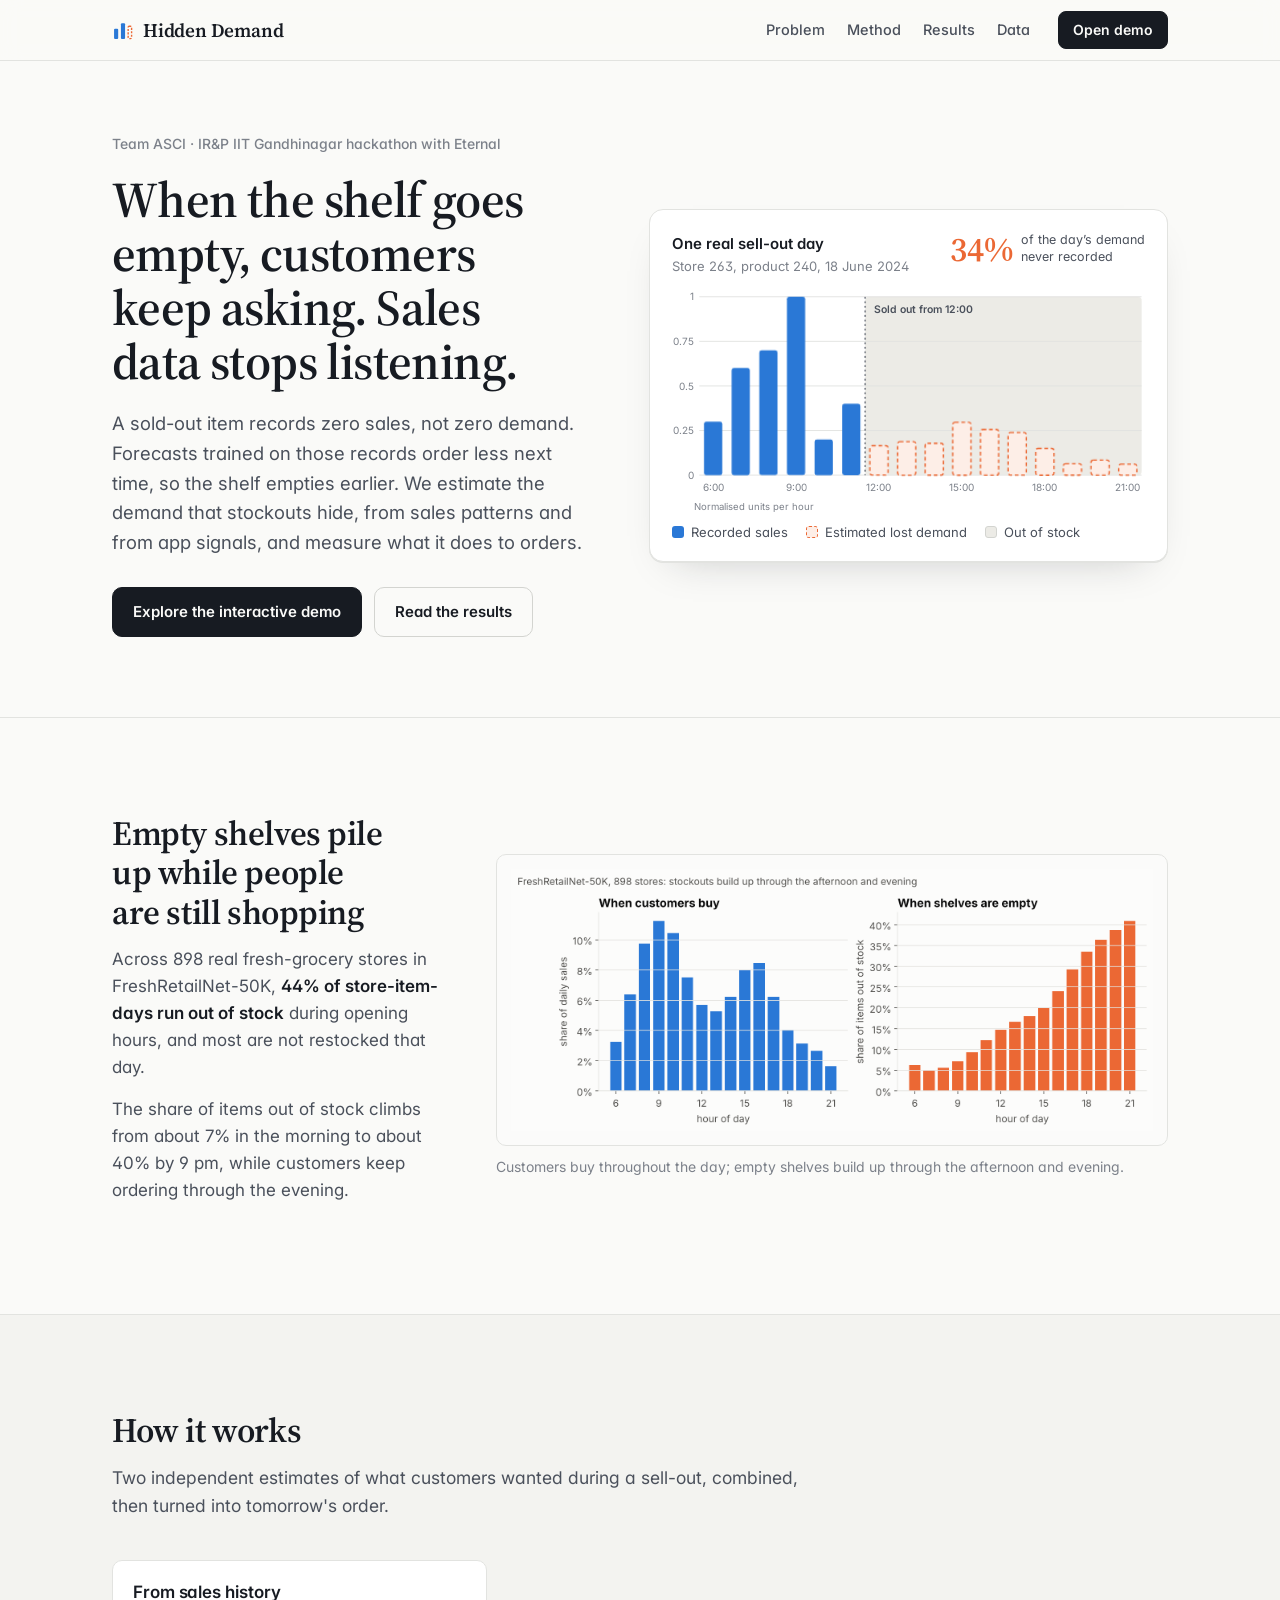
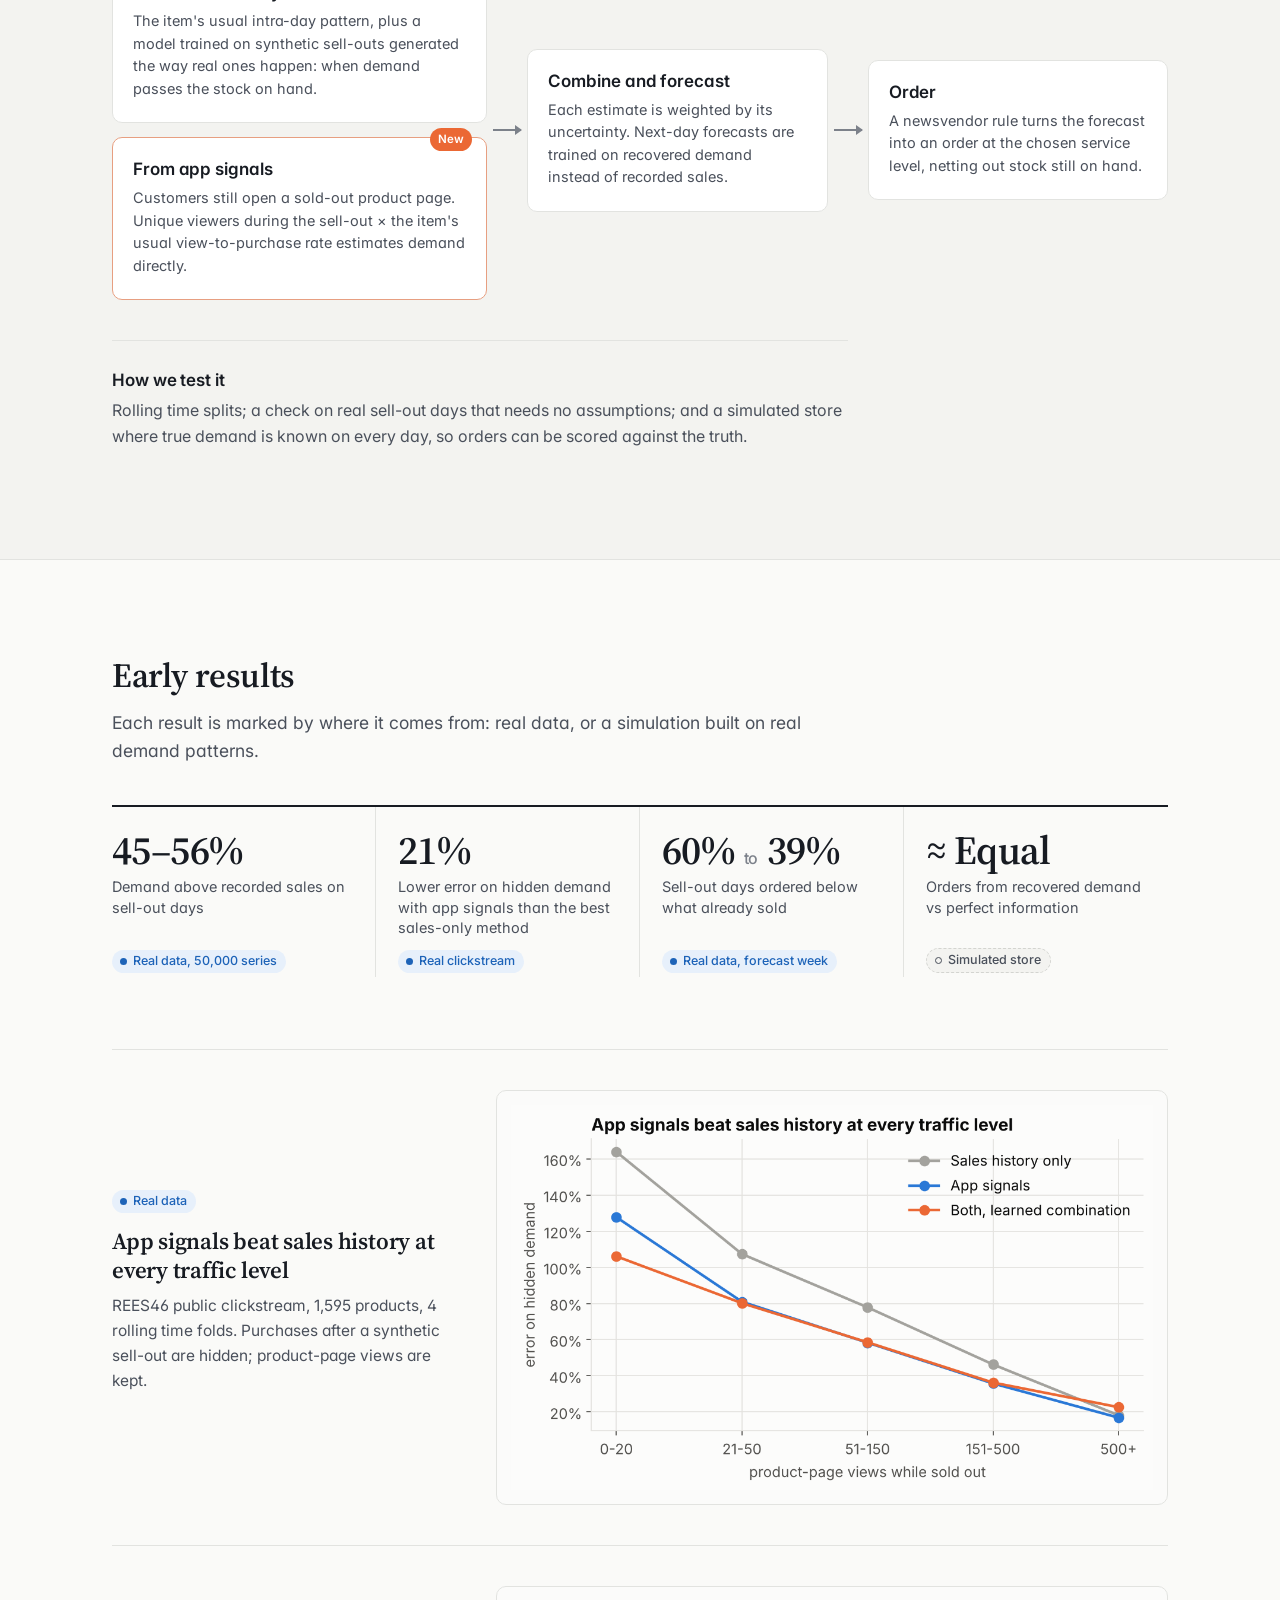
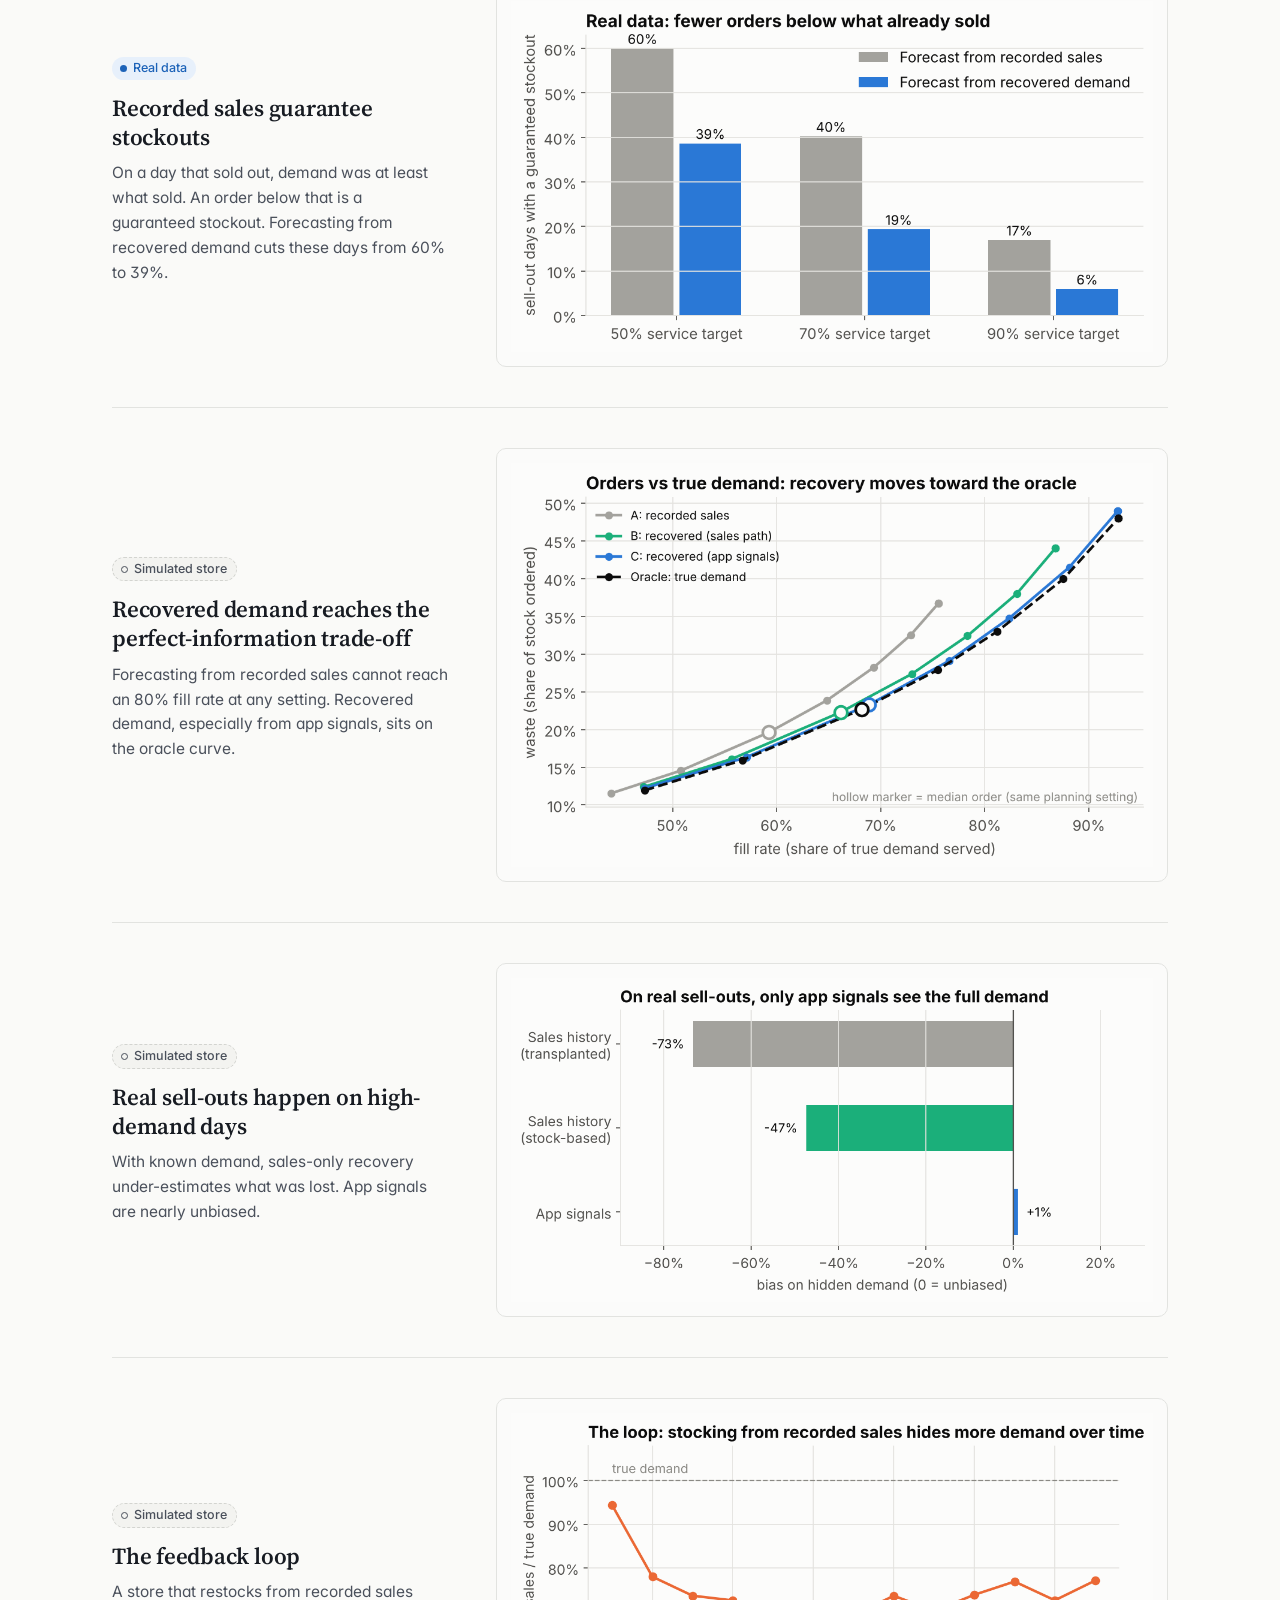
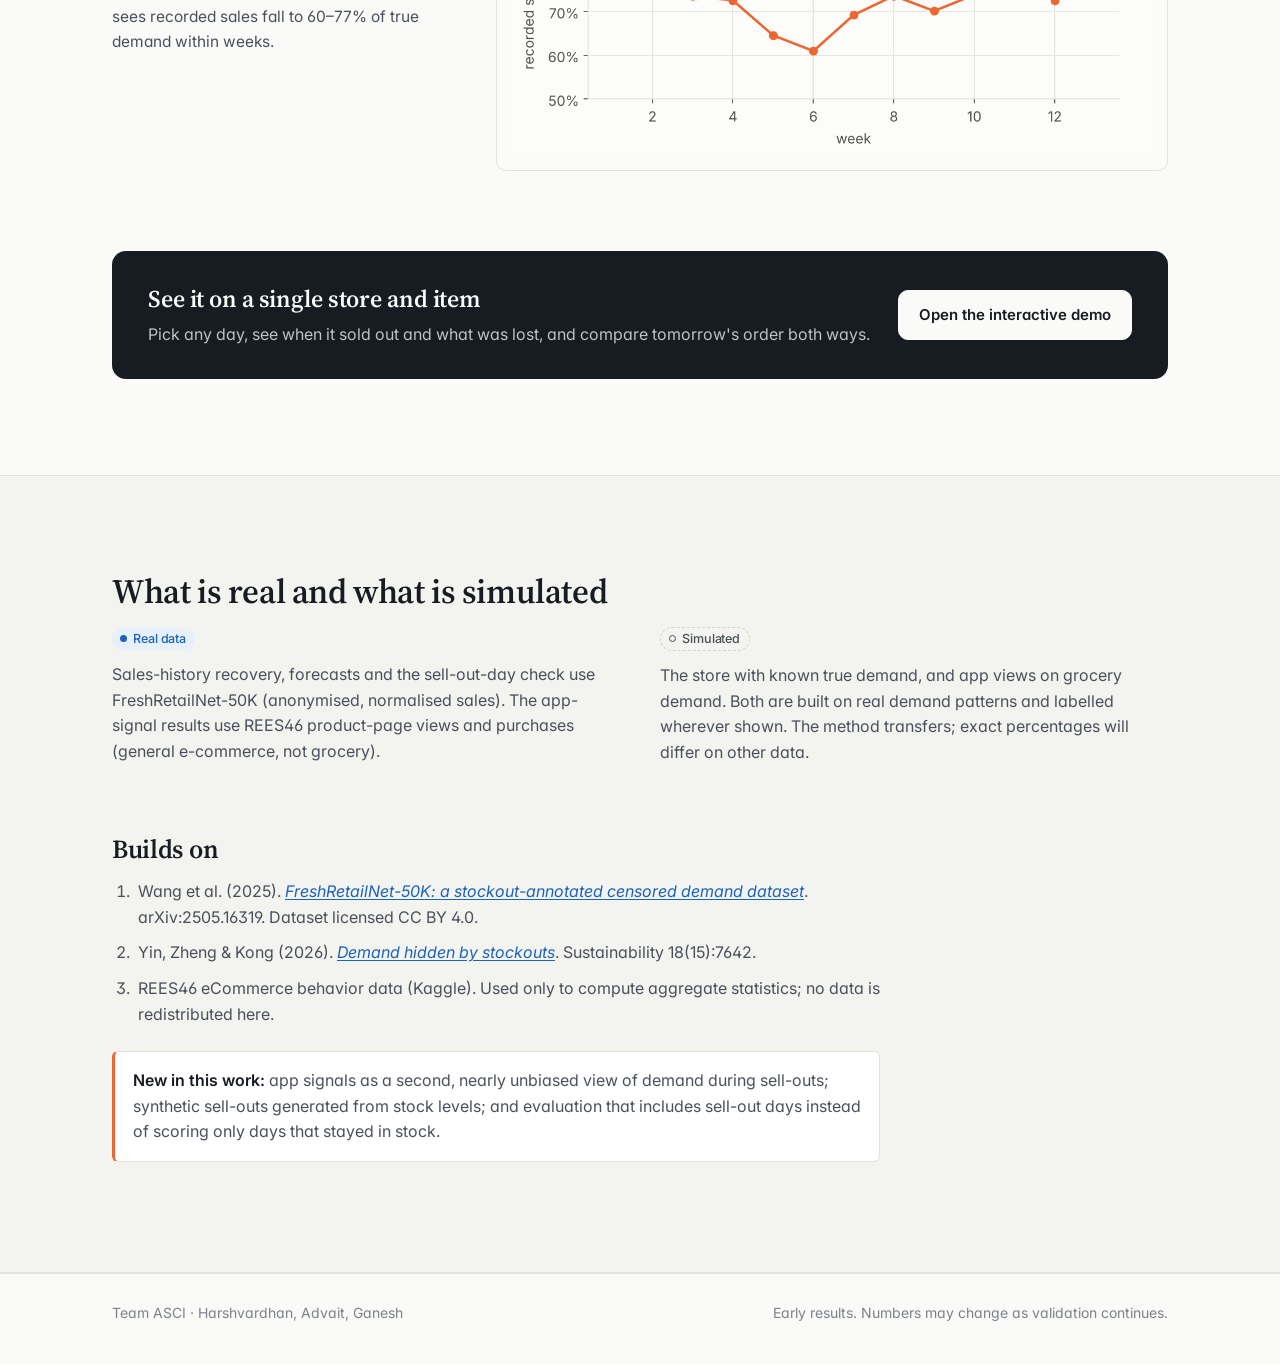
<file: index.html>
<!doctype html>
<html lang="en">
<head>
<meta charset="utf-8">
<meta name="viewport" content="width=device-width, initial-scale=1">
<title>Hidden Demand</title>
<meta name="description" content="Estimating the fresh-produce demand that stockouts hide in dark stores, from sales patterns and app signals. Team ASCI, early results.">
<meta property="og:title" content="Hidden Demand: what customers wanted after the shelf went empty">
<meta property="og:description" content="Recovering demand hidden by stockouts from sales history and app signals, and what it does to orders.">
<link rel="icon" href="data:image/svg+xml,%3Csvg xmlns='http://www.w3.org/2000/svg' viewBox='0 0 32 32'%3E%3Crect x='3' y='14' width='6' height='15' rx='1.5' fill='%232a78d6'/%3E%3Crect x='13' y='6' width='6' height='23' rx='1.5' fill='%232a78d6'/%3E%3Crect x='23.5' y='10.5' width='5' height='18' rx='1.5' fill='none' stroke='%23eb6834' stroke-width='2' stroke-dasharray='3 2'/%3E%3C/svg%3E">
<link rel="preconnect" href="https://fonts.googleapis.com">
<link rel="preconnect" href="https://fonts.gstatic.com" crossorigin>
<link href="https://fonts.googleapis.com/css2?family=Inter:wght@400;500;600;700&family=Source+Serif+4:opsz,wght@8..60,500;8..60,600&display=swap" rel="stylesheet">
<link rel="stylesheet" href="site.css">
</head>
<body>
<a class="skip" href="#main">Skip to content</a>

<header class="topbar">
  <div class="topbar-in">
    <a class="brand" href="./" aria-label="Hidden Demand, home">
      <svg viewBox="0 0 32 32" width="22" height="22" aria-hidden="true"><rect x="3" y="14" width="6" height="15" rx="1.5" fill="var(--blue)"/><rect x="13" y="6" width="6" height="23" rx="1.5" fill="var(--blue)"/><rect x="23.5" y="10.5" width="5" height="18" rx="1.5" fill="none" stroke="var(--orange)" stroke-width="2" stroke-dasharray="3 2"/></svg>
      Hidden Demand
    </a>
    <nav class="links" aria-label="Sections">
      <a href="#problem">Problem</a>
      <a href="#method">Method</a>
      <a href="#results">Results</a>
      <a href="#data">Data</a>
    </nav>
    <a class="btn btn-sm" href="demo/">Open demo</a>
  </div>
</header>

<main id="main">

<section class="hero">
  <div class="wrap hero-grid">
    <div class="hero-copy">
      <p class="kicker">Team ASCI &middot; IR&amp;P IIT Gandhinagar hackathon with Eternal</p>
      <h1>When the shelf goes empty, customers keep asking. Sales data stops listening.</h1>
      <p class="lede">A sold-out item records zero sales, not zero demand. Forecasts trained on those records order less next time, so the shelf empties earlier. We estimate the demand that stockouts hide, from sales patterns and from app signals, and measure what it does to orders.</p>
      <div class="actions">
        <a class="btn" href="demo/">Explore the interactive demo</a>
        <a class="btn btn-ghost" href="#results">Read the results</a>
      </div>
    </div>

    <figure class="hero-chart" aria-labelledby="heroCap">
      <div class="hc-head">
        <div>
          <div class="hc-title">One real sell-out day</div>
          <div class="hc-sub">Store 263, product 240, 18 June 2024</div>
        </div>
        <div class="hc-stat"><b>34%</b><span>of the day&rsquo;s demand<br>never recorded</span></div>
      </div>
      <svg class="hero-svg" viewBox="0 0 520 250" role="img" aria-labelledby="heroCap">
<rect class="oos" x="212.2" y="14" width="303.8" height="196" rx="4"/>
<text class="oos-label" x="222.2" y="32">Sold out from 12:00</text>
<line class="ax" x1="30" x2="516" y1="210.0" y2="210.0"/>
<text x="24" y="214.0" text-anchor="end">0</text>
<line class="ax" x1="30" x2="516" y1="161.0" y2="161.0"/>
<text x="24" y="165.0" text-anchor="end">0.25</text>
<line class="ax" x1="30" x2="516" y1="112.0" y2="112.0"/>
<text x="24" y="116.0" text-anchor="end">0.5</text>
<line class="ax" x1="30" x2="516" y1="63.0" y2="63.0"/>
<text x="24" y="67.0" text-anchor="end">0.75</text>
<line class="ax" x1="30" x2="516" y1="14.0" y2="14.0"/>
<text x="24" y="18.0" text-anchor="end">1</text>
<rect class="rec" style="animation-delay:0ms" x="35.2" y="151.2" width="20.0" height="58.8" rx="2.5"/>
<text x="45.2" y="228" text-anchor="middle">6:00</text>
<rect class="rec" style="animation-delay:35ms" x="65.5" y="92.4" width="20.0" height="117.6" rx="2.5"/>
<rect class="rec" style="animation-delay:70ms" x="95.9" y="72.8" width="20.0" height="137.2" rx="2.5"/>
<rect class="rec" style="animation-delay:105ms" x="126.3" y="14.0" width="20.0" height="196.0" rx="2.5"/>
<text x="136.3" y="228" text-anchor="middle">9:00</text>
<rect class="rec" style="animation-delay:140ms" x="156.7" y="170.8" width="20.0" height="39.2" rx="2.5"/>
<rect class="rec" style="animation-delay:175ms" x="187.0" y="131.6" width="20.0" height="78.4" rx="2.5"/>
<rect class="ghost" style="animation-delay:900ms" x="217.4" y="177.7" width="20.0" height="32.3" rx="2.5"/>
<text x="227.4" y="228" text-anchor="middle">12:00</text>
<rect class="ghost" style="animation-delay:970ms" x="247.8" y="173.2" width="20.0" height="36.8" rx="2.5"/>
<rect class="ghost" style="animation-delay:1040ms" x="278.2" y="175.1" width="20.0" height="34.9" rx="2.5"/>
<rect class="ghost" style="animation-delay:1110ms" x="308.5" y="152.0" width="20.0" height="58.0" rx="2.5"/>
<text x="318.6" y="228" text-anchor="middle">15:00</text>
<rect class="ghost" style="animation-delay:1180ms" x="338.9" y="159.8" width="20.0" height="50.2" rx="2.5"/>
<rect class="ghost" style="animation-delay:1250ms" x="369.3" y="163.2" width="20.0" height="46.8" rx="2.5"/>
<rect class="ghost" style="animation-delay:1320ms" x="399.7" y="180.6" width="20.0" height="29.4" rx="2.5"/>
<text x="409.7" y="228" text-anchor="middle">18:00</text>
<rect class="ghost" style="animation-delay:1390ms" x="430.0" y="197.5" width="20.0" height="12.5" rx="2.5"/>
<rect class="ghost" style="animation-delay:1460ms" x="460.4" y="193.5" width="20.0" height="16.5" rx="2.5"/>
<rect class="ghost" style="animation-delay:1530ms" x="490.8" y="198.0" width="20.0" height="12.0" rx="2.5"/>
<text x="500.8" y="228" text-anchor="middle">21:00</text>
<line class="cut" x1="212.2" x2="212.2" y1="14" y2="210"/>
<text x="24" y="248" text-anchor="start" style="font-size:10.5px">Normalised units per hour</text>
</svg>
      <div class="legend">
        <span><i class="sw sw-blue"></i>Recorded sales</span>
        <span><i class="sw sw-ghost"></i>Estimated lost demand</span>
        <span><i class="sw sw-shade"></i>Out of stock</span>
      </div>
      <figcaption id="heroCap" class="sr-only">Hourly sales for one store and product. Sales are recorded from 6:00 to 11:00; the item is out of stock from 12:00 to 21:00, and recorded sales drop to zero. Estimated lost demand continues through the afternoon and evening.</figcaption>
    </figure>
  </div>
</section>

<section id="problem" class="block">
  <div class="wrap">
    <div class="split">
      <div class="split-text">
        <h2>Empty shelves pile up while people are still shopping</h2>
        <p>Across 898 real fresh-grocery stores in FreshRetailNet-50K, <strong>44% of store-item-days run out of stock</strong> during opening hours, and most are not restocked that day.</p>
        <p>The share of items out of stock climbs from about 7% in the morning to about 40% by 9&nbsp;pm, while customers keep ordering through the evening.</p>
      </div>
      <figure class="fig">
        <div class="fig-frame"><img src="figures/fig1_when_buy_vs_when_empty.png" width="1598" height="651" alt="Two bar charts by hour of day. Share of daily sales peaks around 9 am and again around 4 pm. Share of items out of stock rises steadily from about 6% at 6 am to about 41% at 9 pm."></div>
        <figcaption>Customers buy throughout the day; empty shelves build up through the afternoon and evening.</figcaption>
      </figure>
    </div>
  </div>
</section>

<section id="method" class="block block-alt">
  <div class="wrap">
    <h2>How it works</h2>
    <p class="intro">Two independent estimates of what customers wanted during a sell-out, combined, then turned into tomorrow's order.</p>

    <div class="pipeline" role="list">
      <div class="stage stage-inputs" role="listitem">
        <div class="node">
          <h3>From sales history</h3>
          <p>The item's usual intra-day pattern, plus a model trained on synthetic sell-outs generated the way real ones happen: when demand passes the stock on hand.</p>
        </div>
        <div class="node node-accent">
          <h3>From app signals</h3>
          <p>Customers still open a sold-out product page. Unique viewers during the sell-out &times; the item's usual view-to-purchase rate estimates demand directly.</p>
        </div>
      </div>
      <div class="arrow" aria-hidden="true"></div>
      <div class="stage" role="listitem">
        <div class="node">
          <h3>Combine and forecast</h3>
          <p>Each estimate is weighted by its uncertainty. Next-day forecasts are trained on recovered demand instead of recorded sales.</p>
        </div>
      </div>
      <div class="arrow" aria-hidden="true"></div>
      <div class="stage" role="listitem">
        <div class="node">
          <h3>Order</h3>
          <p>A newsvendor rule turns the forecast into an order at the chosen service level, netting out stock still on hand.</p>
        </div>
      </div>
    </div>

    <div class="eval-note">
      <h3>How we test it</h3>
      <p>Rolling time splits; a check on real sell-out days that needs no assumptions; and a simulated store where true demand is known on every day, so orders can be scored against the truth.</p>
    </div>
  </div>
</section>

<section id="results" class="block">
  <div class="wrap">
    <h2>Early results</h2>
    <p class="intro">Each result is marked by where it comes from: real data, or a simulation built on real demand patterns.</p>

    <dl class="stats">
      <div><dt>Demand above recorded sales on sell-out days</dt><dd>45&ndash;56%</dd><span class="src src-real">Real data, 50,000 series</span></div>
      <div><dt>Lower error on hidden demand with app signals than the best sales-only method</dt><dd>21%</dd><span class="src src-real">Real clickstream</span></div>
      <div><dt>Sell-out days ordered below what already sold</dt><dd>60% <span class="to">to</span> 39%</dd><span class="src src-real">Real data, forecast week</span></div>
      <div><dt>Orders from recovered demand vs perfect information</dt><dd>&asymp;&nbsp;Equal</dd><span class="src src-sim">Simulated store</span></div>
    </dl>

    <article class="finding">
      <div class="finding-text">
        <span class="src src-real">Real data</span>
        <h3>App signals beat sales history at every traffic level</h3>
        <p>REES46 public clickstream, 1,595 products, 4 rolling time folds. Purchases after a synthetic sell-out are hidden; product-page views are kept.</p>
      </div>
      <figure class="fig"><div class="fig-frame"><img loading="lazy" src="figures/fig3_app_signal_by_traffic.png" width="1081" height="649" alt="Error on hidden demand by traffic level: the app-signal method has the lowest error at every level."></div></figure>
    </article>

    <article class="finding">
      <div class="finding-text">
        <span class="src src-real">Real data</span>
        <h3>Recorded sales guarantee stockouts</h3>
        <p>On a day that sold out, demand was at least what sold. An order below that is a guaranteed stockout. Forecasting from recovered demand cuts these days from 60% to 39%.</p>
      </div>
      <figure class="fig"><div class="fig-frame"><img loading="lazy" src="figures/fig7_guaranteed_stockouts.png" width="1071" height="586" alt="Share of sell-out days with a guaranteed stockout, for orders from recorded sales versus recovered demand."></div></figure>
    </article>

    <article class="finding">
      <div class="finding-text">
        <span class="src src-sim">Simulated store</span>
        <h3>Recovered demand reaches the perfect-information trade-off</h3>
        <p>Forecasting from recorded sales cannot reach an 80% fill rate at any setting. Recovered demand, especially from app signals, sits on the oracle curve.</p>
      </div>
      <figure class="fig"><div class="fig-frame"><img loading="lazy" src="figures/fig6_waste_vs_fill.png" width="1071" height="674" alt="Waste versus fill rate for four ordering policies. Recorded sales sits highest; app-signal recovery overlaps the oracle curve."></div></figure>
    </article>

    <article class="finding">
      <div class="finding-text">
        <span class="src src-sim">Simulated store</span>
        <h3>Real sell-outs happen on high-demand days</h3>
        <p>With known demand, sales-only recovery under-estimates what was lost. App signals are nearly unbiased.</p>
      </div>
      <figure class="fig"><div class="fig-frame"><img loading="lazy" src="figures/fig5_bias_on_real_sellouts.png" width="1139" height="575" alt="Bias on hidden demand by method: sales-only methods are strongly negative, app signals close to zero."></div></figure>
    </article>

    <article class="finding">
      <div class="finding-text">
        <span class="src src-sim">Simulated store</span>
        <h3>The feedback loop</h3>
        <p>A store that restocks from recorded sales sees recorded sales fall to 60&ndash;77% of true demand within weeks.</p>
      </div>
      <figure class="fig"><div class="fig-frame"><img loading="lazy" src="figures/fig4_feedback_loop.png" width="1124" height="600" alt="Recorded demand drifting below true demand over several weeks."></div></figure>
    </article>

    <div class="cta-band">
      <div>
        <h3>See it on a single store and item</h3>
        <p>Pick any day, see when it sold out and what was lost, and compare tomorrow's order both ways.</p>
      </div>
      <a class="btn" href="demo/">Open the interactive demo</a>
    </div>
  </div>
</section>

<section id="data" class="block block-alt">
  <div class="wrap">
    <h2>What is real and what is simulated</h2>
    <div class="two">
      <div>
        <h3><span class="src src-real">Real data</span></h3>
        <p>Sales-history recovery, forecasts and the sell-out-day check use FreshRetailNet-50K (anonymised, normalised sales). The app-signal results use REES46 product-page views and purchases (general e-commerce, not grocery).</p>
      </div>
      <div>
        <h3><span class="src src-sim">Simulated</span></h3>
        <p>The store with known true demand, and app views on grocery demand. Both are built on real demand patterns and labelled wherever shown. The method transfers; exact percentages will differ on other data.</p>
      </div>
    </div>

    <h2 class="h2-sub">Builds on</h2>
    <ol class="refs">
      <li>Wang et al. (2025). <a href="https://arxiv.org/abs/2505.16319"><i>FreshRetailNet-50K: a stockout-annotated censored demand dataset</i></a>. arXiv:2505.16319. Dataset licensed CC BY 4.0.</li>
      <li>Yin, Zheng &amp; Kong (2026). <a href="https://www.mdpi.com/2071-1050/18/15/7642"><i>Demand hidden by stockouts</i></a>. Sustainability 18(15):7642.</li>
      <li>REES46 eCommerce behavior data (Kaggle). Used only to compute aggregate statistics; no data is redistributed here.</li>
    </ol>
    <p class="new"><strong>New in this work:</strong> app signals as a second, nearly unbiased view of demand during sell-outs; synthetic sell-outs generated from stock levels; and evaluation that includes sell-out days instead of scoring only days that stayed in stock.</p>
  </div>
</section>

</main>

<footer class="foot">
  <div class="wrap foot-in">
    <span>Team ASCI &middot; Harshvardhan, Advait, Ganesh</span>
    <span>Early results. Numbers may change as validation continues.</span>
  </div>
</footer>
</body>
</html>
</file>
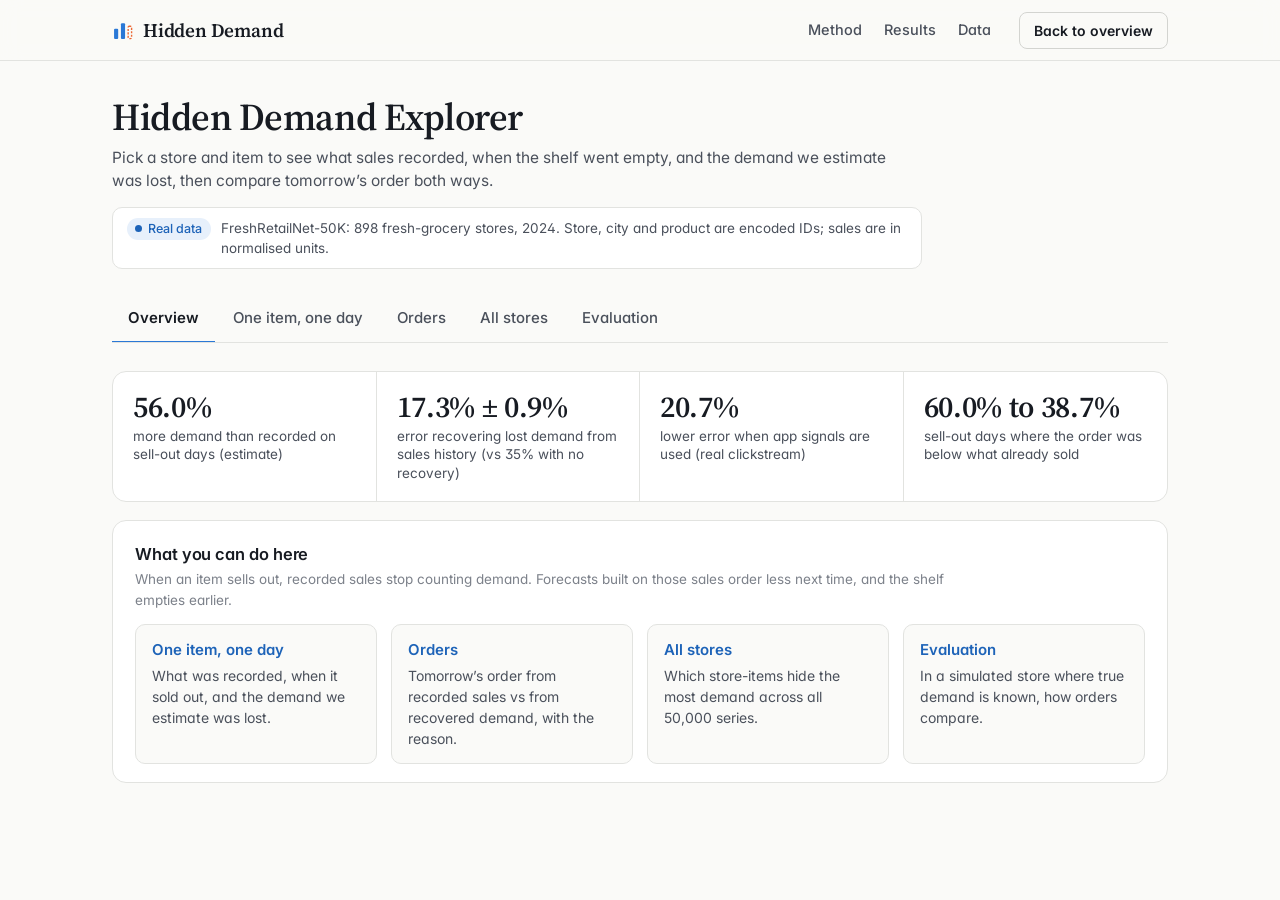
<file: demo/index.html>
<!doctype html>
<html lang="en">
<head>
<meta charset="utf-8">
<meta name="viewport" content="width=device-width, initial-scale=1">
<title>Hidden Demand Explorer</title>
<meta name="description" content="Interactive demo: recorded sales vs recovered demand, order recommendations and hidden demand across 50,000 store-item series.">
<link rel="icon" href="data:image/svg+xml,%3Csvg xmlns='http://www.w3.org/2000/svg' viewBox='0 0 32 32'%3E%3Crect x='3' y='14' width='6' height='15' rx='1.5' fill='%232a78d6'/%3E%3Crect x='13' y='6' width='6' height='23' rx='1.5' fill='%232a78d6'/%3E%3Crect x='23.5' y='10.5' width='5' height='18' rx='1.5' fill='none' stroke='%23eb6834' stroke-width='2' stroke-dasharray='3 2'/%3E%3C/svg%3E">
<link rel="preconnect" href="https://fonts.googleapis.com">
<link rel="preconnect" href="https://fonts.gstatic.com" crossorigin>
<link href="https://fonts.googleapis.com/css2?family=Inter:wght@400;500;600;700&family=Source+Serif+4:opsz,wght@8..60,500;8..60,600&display=swap" rel="stylesheet">
<link rel="stylesheet" href="../site.css">
<style>
body{font-size:15px; line-height:1.5}
.app-head{padding-top:36px}
.app-head h1{font-size:clamp(28px,3.2vw,38px); margin:0 0 8px}
.app-head .sub{color:var(--ink2); font-size:15.5px; max-width:52em; margin:0 0 14px}
.datanote{display:flex; gap:10px; align-items:flex-start; font-size:13.5px; color:var(--ink2); background:var(--panel); border:1px solid var(--line); border-radius:var(--r); padding:10px 14px; max-width:60em}
.datanote .src{flex:none}
.tabs{display:flex; gap:2px; margin:26px 0 0; border-bottom:1px solid var(--line); overflow-x:auto; scrollbar-width:none}
.tabs button{all:unset; cursor:pointer; padding:12px 16px 11px; color:var(--ink2); font-weight:500; font-size:15px; border-bottom:2px solid transparent; margin-bottom:-1px; white-space:nowrap}
.tabs button:hover{color:var(--ink)}
.tabs button.on{color:var(--ink); border-bottom-color:var(--blue); font-weight:600}
.tabs button:focus-visible{outline:2px solid var(--blue); outline-offset:-2px}
main.app{padding-top:28px; padding-bottom:72px}
main.app > section{display:none} main.app > section.on{display:block}
.row{display:flex; gap:20px; flex-wrap:wrap; align-items:flex-end; margin-bottom:18px}
.ctl label{font-size:13px; color:var(--ink2); display:block; margin-bottom:6px; font-weight:500}
select{font:inherit; color:var(--ink); background:var(--panel); border:1px solid var(--line2); border-radius:8px; padding:9px 34px 9px 12px; min-width:300px; appearance:none; background-image:url("data:image/svg+xml,%3Csvg xmlns='http://www.w3.org/2000/svg' width='12' height='8' viewBox='0 0 12 8'%3E%3Cpath d='M1 1.5l5 5 5-5' fill='none' stroke='%237c818a' stroke-width='1.6'/%3E%3C/svg%3E"); background-repeat:no-repeat; background-position:right 12px center; cursor:pointer}
select:hover{border-color:var(--ink2)}
input[type=range]{min-width:240px; accent-color:var(--blue); cursor:pointer}
.card{background:var(--panel); border:1px solid var(--line); border-radius:var(--r-lg); padding:22px 22px 18px; margin-bottom:18px}
.card h3{margin:0 0 4px; font-size:16.5px}
.card .hint{color:var(--muted); font-size:13.5px; margin:0 0 14px; max-width:60em}
.tiles{display:grid; grid-template-columns:repeat(auto-fit,minmax(200px,1fr)); gap:0; margin:0 0 18px; background:var(--panel); border:1px solid var(--line); border-radius:var(--r-lg); overflow:hidden}
.tile{padding:18px 20px; border-right:1px solid var(--line)}
.tile:last-child{border-right:0}
.tile .v{font-family:var(--serif); font-size:30px; line-height:1.1; font-weight:600; letter-spacing:-.01em; font-variant-numeric:tabular-nums}
.tile .k{color:var(--ink2); font-size:13.5px; margin-top:4px; line-height:1.4}
.days{display:flex; flex-wrap:wrap; gap:5px; align-items:center}
.days button{all:unset; cursor:pointer; font-size:12.5px; font-variant-numeric:tabular-nums; padding:5px 8px; border:1px solid var(--line); border-radius:6px; color:var(--ink2); background:var(--paper)}
.days button:hover{border-color:var(--ink2); color:var(--ink)}
.days button.so{border-color:var(--orange); box-shadow:inset 0 -2px 0 var(--orange)}
.days button.on{background:var(--ink); border-color:var(--ink); color:var(--paper); box-shadow:none}
.days button:focus-visible{outline:2px solid var(--blue); outline-offset:1px}
.days .sep{width:1px; align-self:stretch; background:var(--line2); margin:0 8px}
.legend{margin-top:8px}
table{width:100%; border-collapse:collapse; font-size:14px; font-variant-numeric:tabular-nums}
th,td{text-align:right; padding:9px 10px; border-bottom:1px solid var(--line)}
th{color:var(--muted); font-weight:500; font-size:13px; border-bottom-color:var(--line2)}
th:first-child,td:first-child{text-align:left}
tr:last-child td{border-bottom:0}
tbody tr:hover td, table tr:hover td{background:var(--alt)}
.tw{overflow-x:auto}
.reason{background:var(--blue-soft); color:var(--ink); border-radius:var(--r); padding:14px 16px; font-size:14.5px; margin-bottom:18px; border-left:3px solid var(--blue)}
svg text{fill:var(--muted); font:11px var(--sans)}
.figs img{max-width:min(100%,860px); display:block; background:var(--figbg); border:1px solid var(--line); border-radius:var(--r); padding:10px; margin-bottom:14px}
.tip{position:fixed; pointer-events:none; background:var(--ink); color:var(--paper); border-radius:8px; padding:8px 10px; font-size:12.5px; line-height:1.45; box-shadow:0 8px 24px rgba(0,0,0,.18); display:none; z-index:30}
.tip b{color:var(--paper)}
.pill{font-size:12px; border-radius:999px; padding:2px 9px; background:var(--orange-soft); color:var(--orange); font-weight:600}
.guide{list-style:none; padding:0; margin:0; display:grid; grid-template-columns:repeat(auto-fit,minmax(220px,1fr)); gap:14px}
.guide li{border:1px solid var(--line); border-radius:var(--r); padding:14px 16px; background:var(--paper)}
.guide button{all:unset; cursor:pointer; font-weight:600; color:var(--blue-ink)}
.guide button:hover{text-decoration:underline}
.guide p{margin:4px 0 0; color:var(--ink2); font-size:14px}
@media (max-width:640px){ .tiles{grid-template-columns:1fr 1fr} .tile .v{font-size:24px} .tile{padding:14px 16px} select{min-width:0; width:100%} .row > div{width:100%} input[type=range]{width:100%} .tile{border-right:0; border-bottom:1px solid var(--line)} .card{padding:16px 14px} .datanote{flex-direction:column} }
</style>
</head>
<body>
<a class="skip" href="#main">Skip to content</a>
<header class="topbar">
  <div class="topbar-in">
    <a class="brand" href="../" aria-label="Hidden Demand, overview">
      <svg viewBox="0 0 32 32" width="22" height="22" aria-hidden="true"><rect x="3" y="14" width="6" height="15" rx="1.5" fill="var(--blue)"/><rect x="13" y="6" width="6" height="23" rx="1.5" fill="var(--blue)"/><rect x="23.5" y="10.5" width="5" height="18" rx="1.5" fill="none" stroke="var(--orange)" stroke-width="2" stroke-dasharray="3 2"/></svg>
      Hidden Demand
    </a>
    <nav class="links" aria-label="Site"><a href="../#method">Method</a><a href="../#results">Results</a><a href="../#data">Data</a></nav>
    <a class="btn btn-sm btn-ghost" href="../">Back to overview</a>
  </div>
</header>
<div class="wrap app-head">
  <h1>Hidden Demand Explorer</h1>
  <p class="sub">Pick a store and item to see what sales recorded, when the shelf went empty, and the demand we estimate was lost, then compare tomorrow&rsquo;s order both ways.</p>
  <div class="datanote"><span class="src src-real">Real data</span><span>FreshRetailNet-50K: 898 fresh-grocery stores, 2024. Store, city and product are encoded IDs; sales are in normalised units.</span></div>
  <nav class="tabs" id="tabs" role="tablist" aria-label="Views">
    <button role="tab" data-t="overview" class="on">Overview</button>
    <button role="tab" data-t="explorer">One item, one day</button>
    <button role="tab" data-t="orders">Orders</button>
    <button role="tab" data-t="network">All stores</button>
    <button role="tab" data-t="evaluation">Evaluation</button>
  </nav>
</div>
<main id="main" class="wrap app">
<section id="overview" class="on">
  <div class="tiles" id="ovTiles"></div>
  <div class="card"><h3>What you can do here</h3>
    <p class="hint">When an item sells out, recorded sales stop counting demand. Forecasts built on those sales order less next time, and the shelf empties earlier.</p>
    <ul class="guide">
      <li><button data-go="explorer">One item, one day</button><p>What was recorded, when it sold out, and the demand we estimate was lost.</p></li>
      <li><button data-go="orders">Orders</button><p>Tomorrow&rsquo;s order from recorded sales vs from recovered demand, with the reason.</p></li>
      <li><button data-go="network">All stores</button><p>Which store-items hide the most demand across all 50,000 series.</p></li>
      <li><button data-go="evaluation">Evaluation</button><p>In a simulated store where true demand is known, how orders compare.</p></li>
    </ul>
  </div>
</section>

<section id="explorer">
  <div class="row">
    <div class="ctl"><label for="exSeries">Store and product</label><select id="exSeries"></select></div>
  </div>
  <div class="card">
    <h3>Pick a day</h3><p class="hint">Days underlined in orange sold out. Days after the divider are the forecast week.</p>
    <div class="days" id="exDays"></div>
  </div>
  <div class="tiles" id="exTiles"></div>
  <div class="card"><h3 id="exTitle">Hourly sales</h3><p class="hint">Shaded hours: out of stock. Orange: demand we estimate was lost while sold out.</p>
    <div id="exChart"></div>
    <div class="legend"><span><span class="sw" style="background:var(--blue)"></span>Recorded sales</span><span><span class="sw" style="background:var(--orange)"></span>Estimated lost demand</span><span><span class="sw sw-shade"></span>Out of stock</span></div>
  </div>
  <div class="card"><h3>Daily totals over three weeks</h3><p class="hint">Recorded sales vs recovered demand. Dots mark sell-out days.</p>
    <div id="exDaily"></div>
    <div class="legend"><span><span class="sw" style="background:var(--blue)"></span>Recorded sales</span><span><span class="sw" style="background:var(--orange)"></span>Recovered demand</span></div>
  </div>
</section>

<section id="orders">
  <div class="row">
    <div class="ctl"><label for="orSeries">Store and product</label><select id="orSeries"></select></div>
    <div class="ctl"><label for="orLevel">Service target: <b id="orLevelV">70%</b></label><input id="orLevel" type="range" min="10" max="90" step="5" value="70"></div>
  </div>
  <div class="reason" id="orReason"></div>
  <div class="card"><h3>Forecast week: order per day</h3><p class="hint">Orders are the forecast quantile at the service target (newsvendor rule). "Recorded" is what sold; on sell-out days true demand was higher.</p>
    <div id="orChart"></div>
    <div class="legend"><span><span class="sw" style="background:var(--gray)"></span>Order from recorded sales</span><span><span class="sw" style="background:var(--blue)"></span>Order from recovered demand</span><span><span class="sw" style="background:var(--ink)"></span>Recorded sales</span></div>
    <div class="tw" style="margin-top:10px"><table id="orTable"></table></div>
  </div>
</section>

<section id="network">
  <div class="tiles" id="nwTiles"></div>
  <div class="card"><h3>How much demand each store-item hides</h3><p class="hint">Share of recovered demand that never appeared in recorded sales, across all series (90 days).</p><div id="nwHist"></div></div>
  <div class="card"><h3>Store-items with the most hidden demand</h3><p class="hint">Top 60 by estimated hidden demand (normalised units, 90 days), at most 2 stores per product so the list is not one item.</p><div class="tw"><table id="nwTable"></table></div></div>
</section>

<section id="evaluation">
  <div class="card"><h3>Simulated store: orders vs true demand <span class="src src-sim" style="margin-left:6px;vertical-align:2px">Simulated</span></h3>
    <p class="hint">Real demand patterns, a store that restocks from recorded sales, and true demand known on every day. Each point is one service target; lower-right is better. Hover for values.</p>
    <div id="evChart"></div>
    <div class="legend" id="evLegend"></div>
  </div>
  <div class="card figs"><h3>Key results</h3><p class="hint">From the reproducible pipeline (python run_all.py); images in figures/.</p>
    <img src="../figures/fig2_recovery_error.png" alt="Recovery error by method">
    <img src="../figures/fig3_app_signal_by_traffic.png" alt="App signal error by traffic">
    <img src="../figures/fig5_bias_on_real_sellouts.png" alt="Bias on real sell-outs">
    <img src="../figures/fig7_guaranteed_stockouts.png" alt="Guaranteed stockouts on sell-out days">
    <img src="../figures/fig4_feedback_loop.png" alt="Feedback loop">
    <img src="../figures/fig1_when_buy_vs_when_empty.png" alt="When customers buy vs when shelves are empty">
  </div>
</section>
</main>
<div class="tip" id="tip"></div>
<script src="data.js"></script>
<script>
const D = window.APP_DATA;
const $ = s => document.querySelector(s);
const css = v => getComputedStyle(document.documentElement).getPropertyValue(v).trim();
const fmt = (x, d=2) => (x==null||isNaN(x)) ? '–' : Number(x).toFixed(d);
const pct = x => (x==null||isNaN(x)) ? '–' : (100*x).toFixed(0)+'%';
const tip = $('#tip');
function showTip(e, html){ tip.innerHTML = html; tip.style.display='block'; tip.style.left=(e.clientX+12)+'px'; tip.style.top=(e.clientY+12)+'px'; }
function hideTip(){ tip.style.display='none'; }
function el(tag, attrs={}, parent){ const n=document.createElementNS('http://www.w3.org/2000/svg', tag); for(const k in attrs) n.setAttribute(k, attrs[k]); if(parent) parent.appendChild(n); return n; }
function svgBox(container, W, H){ container.innerHTML=''; const s=el('svg',{viewBox:`0 0 ${W} ${H}`, width:'100%', role:'img'}); container.appendChild(s); return s; }
function axisY(s, x0, y0, y1, max, W, ticks=4, f=null){
  f = f || (v => fmt(v, max < 0.5 ? 3 : max < 2 ? 2 : 1));
  for(let i=0;i<=ticks;i++){ const v=max*i/ticks, y=y0-(y0-y1)*i/ticks;
    el('line',{x1:x0,x2:W-10,y1:y,y2:y,stroke:css('--line'),'stroke-width':1},s);
    const t=el('text',{x:x0-6,y:y+4,'text-anchor':'end'},s); t.textContent=f(v); }
}
const niceMax = v => { if(v<=0) return 1; const p=Math.pow(10,Math.floor(Math.log10(v))); const n=v/p; return (n<=1?1:n<=2?2:n<=2.5?2.5:n<=5?5:10)*p; };

// tabs
function goTab(t){
  document.querySelectorAll('#tabs button').forEach(x=>{ const on=x.dataset.t===t; x.classList.toggle('on', on); x.setAttribute('aria-selected', on); });
  document.querySelectorAll('main.app > section').forEach(x=>x.classList.toggle('on', x.id===t));
  try{ history.replaceState(null,'','#view-'+t); }catch(e){}
  render();
}
document.querySelectorAll('#tabs button').forEach(b => b.onclick = () => goTab(b.dataset.t));
document.querySelectorAll('[data-go]').forEach(b => b.onclick = () => { goTab(b.dataset.go); window.scrollTo({top:0}); });

// overview tiles
(function(){
  const h = D.headlines, t = [];
  const g = (s,k) => (h[s]||{})[k];
  t.push([g('s03','hidden demand on stockout days'), 'more demand than recorded on sell-out days (estimate)']);
  t.push([g('s03','day-level error, GBM-transplanted on transplanted test'), 'error recovering lost demand from sales history (vs 35% with no recovery)']);
  t.push([g('s04','relative error reduction vs best sales-only'), 'lower error when app signals are used (real clickstream)']);
  t.push([g('s06','sell-out days with guaranteed stockout (median order) A -> B'), 'sell-out days where the order was below what already sold']);
  const tidy = v => String(v).replace(/\s*\+-\s*/g,' ± ').replace(/\s*->\s*/g,' to ');
  $('#ovTiles').innerHTML = t.filter(x=>x[0]).map(([v,k])=>[tidy(v),k]).map(([v,k])=>`<div class="tile"><div class="v">${v}</div><div class="k">${k}</div></div>`).join('');
})();

// series selectors
const keys = Object.keys(D.series);
const label = k => { const s=D.series[k]; return `Store ${s.store} · product ${s.product} (city ${s.city})`; };
for(const id of ['#exSeries','#orSeries']){ $(id).innerHTML = keys.map(k=>`<option value="${k}">${label(k)}</option>`).join(''); }
$('#exSeries').onchange = () => { exDay = null; render(); };
$('#orSeries').onchange = render; $('#orLevel').oninput = () => { $('#orLevelV').textContent = $('#orLevel').value+'%'; render(); };
let exDay = null;

function renderExplorer(){
  const k = $('#exSeries').value, s = D.series[k], n = s.dates.length;
  if(exDay===null){ exDay = s.out.findIndex((o,i)=>i>=s.eval_from && o.some(Boolean)); if(exDay<0) exDay=n-1; }
  const dd = $('#exDays'); dd.innerHTML='';
  s.dates.forEach((d,i)=>{ if(i===s.eval_from){ const sp=document.createElement('span'); sp.className='sep'; dd.appendChild(sp); }
    const b=document.createElement('button'); b.textContent=d.slice(5); b.className=(s.out[i].some(Boolean)?'so ':'')+(i===exDay?'on':'');
    b.onclick=()=>{exDay=i; renderExplorer();}; dd.appendChild(b); });
  const rec=s.recorded[exDay], out=s.out[exDay], rv=s.recovered[exDay];
  const R=rec.reduce((a,b)=>a+b,0), V=rv.reduce((a,b)=>a+b,0), firstOut=out.indexOf(1);
  $('#exTiles').innerHTML = [[fmt(R),'recorded sales'],[fmt(V),'recovered demand'],[V>0?pct((V-R)/V):'–','of demand not recorded'],
    [firstOut>=0?`${firstOut+6}:00`:'in stock','sold out from']].map(([v,k])=>`<div class="tile"><div class="v">${v}</div><div class="k">${k}</div></div>`).join('');
  $('#exTitle').textContent = `Hourly sales on ${s.dates[exDay]}`;
  const W=760,H=260,x0=44,y0=225,y1=14, bw=(W-x0-10)/16;
  const sv=svgBox($('#exChart'),W,H), max=niceMax(Math.max(...rv,...rec,0.01));
  out.forEach((o,i)=>{ if(o) el('rect',{x:x0+i*bw,y:y1,width:bw,height:y0-y1,fill:css('--shade')},sv); });
  axisY(sv,x0,y0,y1,max,W);
  for(let i=0;i<16;i++){
    const xr=x0+i*bw+bw*0.15, w=bw*0.7, hr=(y0-y1)*rec[i]/max, hv=(y0-y1)*Math.max(rv[i]-rec[i],0)/max;
    const g=el('g',{},sv);
    if(hr>0) el('rect',{x:xr,y:y0-hr,width:w,height:hr,rx:3,fill:css('--blue')},g);
    if(hv>0) el('rect',{x:xr,y:y0-hr-hv-(hr>0?2:0),width:w,height:hv,rx:3,fill:css('--orange')},g);
    const hit=el('rect',{x:x0+i*bw,y:y1,width:bw,height:y0-y1,fill:'transparent'},g);
    hit.onmousemove=e=>showTip(e,`<b>${i+6}:00</b><br>recorded ${fmt(rec[i],3)}<br>estimated lost ${fmt(Math.max(rv[i]-rec[i],0),3)}${out[i]?'<br>out of stock':''}`); hit.onmouseleave=hideTip;
    const t=el('text',{x:x0+i*bw+bw/2,y:y0+16,'text-anchor':'middle'},sv); t.textContent=i+6;
  }
  // daily
  const W2=760,H2=220,yb=185,yt=12, n2=n, sx=(W2-x0-20)/(n2-1);
  const tr=s.recorded.map(a=>a.reduce((x,y)=>x+y,0)), tv=s.recovered.map(a=>a.reduce((x,y)=>x+y,0));
  const s2=svgBox($('#exDaily'),W2,H2), m2=niceMax(Math.max(...tv,...tr,0.01)); axisY(s2,x0,yb,yt,m2,W2);
  el('rect',{x:x0+s.eval_from*sx-sx/2,y:yt,width:W2-10-(x0+s.eval_from*sx-sx/2),height:yb-yt,fill:css('--shade')},s2);
  const lt=el('text',{x:x0+s.eval_from*sx,y:yt+12},s2); lt.textContent='forecast week';
  const path=(arr,c)=>el('polyline',{points:arr.map((v,i)=>`${x0+i*sx},${yb-(yb-yt)*v/m2}`).join(' '),fill:'none',stroke:c,'stroke-width':2},s2);
  path(tv,css('--orange')); path(tr,css('--blue'));
  tr.forEach((v,i)=>{ const so=s.out[i].some(Boolean);
    if(so) el('circle',{cx:x0+i*sx,cy:yb-(yb-yt)*tv[i]/m2,r:4.5,fill:css('--orange'),stroke:css('--panel'),'stroke-width':2},s2);
    const hit=el('rect',{x:x0+i*sx-sx/2,y:yt,width:sx,height:yb-yt,fill:'transparent'},s2);
    hit.onmousemove=e=>showTip(e,`<b>${s.dates[i]}</b><br>recorded ${fmt(v)}<br>recovered ${fmt(tv[i])}${so?'<br>sold out':''}`); hit.onmouseleave=hideTip;
    hit.onclick=()=>{exDay=i; renderExplorer();};
    if(i%3===0){ const t=el('text',{x:x0+i*sx,y:yb+16,'text-anchor':'middle'},s2); t.textContent=s.dates[i].slice(5); } });
}

const QS=[0.1,0.25,0.5,0.75,0.9];
function qAt(q,a){ if(a<=QS[0]) return q[0]; if(a>=QS[4]) return q[4]; for(let j=0;j<4;j++){ if(a<=QS[j+1]){ const t=(a-QS[j])/(QS[j+1]-QS[j]); return q[j]*(1-t)+q[j+1]*t; } } }
function renderOrders(){
  const k=$('#orSeries').value, s=D.series[k], f=s.forecast, a=$('#orLevel').value/100, r=s.reason;
  if(!f){ $('#orReason').textContent='No forecast for this series.'; return; }
  const oa=f.A.map(q=>qAt(q,a)), ob=f.B.map(q=>qAt(q,a));
  const ta=oa.reduce((x,y)=>x+y,0), tb=ob.reduce((x,y)=>x+y,0);
  $('#orReason').innerHTML = `In the 7 days before the forecast week this item sold out on <b>${r.sellout_days_last7}</b> day(s)`+
    (r.median_sellout_hour!=null?`, typically from <b>${r.median_sellout_hour}:00</b>`:'')+`. We estimate <b>${pct(r.hidden_share_last7)}</b> of its demand went unrecorded. `+
    `Ordering from recovered demand adds <b>${pct(tb/ta-1)}</b> over the week at a ${Math.round(a*100)}% service target.`;
  const W=760,H=240,x0=44,y0=205,y1=12, n=f.dates.length, gw=(W-x0-10)/n;
  const sv=svgBox($('#orChart'),W,H), max=niceMax(Math.max(...oa,...ob,...f.actual,0.01)); axisY(sv,x0,y0,y1,max,W);
  for(let i=0;i<n;i++){
    const bw=gw*0.3, xa=x0+i*gw+gw*0.18, xb=xa+bw+3;
    el('rect',{x:xa,y:y0-(y0-y1)*oa[i]/max,width:bw,height:(y0-y1)*oa[i]/max,rx:3,fill:css('--gray')},sv);
    el('rect',{x:xb,y:y0-(y0-y1)*ob[i]/max,width:bw,height:(y0-y1)*ob[i]/max,rx:3,fill:css('--blue')},sv);
    const ya=y0-(y0-y1)*f.actual[i]/max; el('line',{x1:xa-4,x2:xb+bw+4,y1:ya,y2:ya,stroke:css('--ink'),'stroke-width':2},sv);
    if(f.n_out[i]>0){ const t=el('text',{x:x0+i*gw+gw/2,y:y1+10,'text-anchor':'middle'},sv); t.textContent='sold out'; }
    const t=el('text',{x:x0+i*gw+gw/2,y:y0+16,'text-anchor':'middle'},sv); t.textContent=f.dates[i].slice(5);
    const hit=el('rect',{x:x0+i*gw,y:y1,width:gw,height:y0-y1,fill:'transparent'},sv);
    hit.onmousemove=e=>showTip(e,`<b>${f.dates[i]}</b><br>order (recorded) ${fmt(oa[i])}<br>order (recovered) ${fmt(ob[i])}<br>recorded sales ${fmt(f.actual[i])}${f.n_out[i]>0?'<br>sold out: true demand was higher':''}`); hit.onmouseleave=hideTip;
  }
  $('#orTable').innerHTML = '<tr><th>Date</th><th>Order from recorded</th><th>Order from recovered</th><th>Recorded sales</th><th>Sold out?</th></tr>'+
    f.dates.map((d,i)=>`<tr><td>${d}</td><td>${fmt(oa[i])}</td><td>${fmt(ob[i])}</td><td>${fmt(f.actual[i])}</td><td>${f.n_out[i]>0?'<span class="pill">yes</span>':'no'}</td></tr>`).join('');
}

function renderNetwork(){
  const N=D.network;
  $('#nwTiles').innerHTML=[[N.n_series.toLocaleString(),'store-item series'],[pct(N.total_hidden/(N.total_recorded+N.total_hidden)),'of estimated demand never recorded'],
    [Math.round(N.total_hidden).toLocaleString(),'hidden demand (normalised units, 90 days)']].map(([v,k])=>`<div class="tile"><div class="v">${v}</div><div class="k">${k}</div></div>`).join('');
  const W=760,H=220,x0=50,y0=185,y1=12, n=N.hist.length, bw=(W-x0-10)/n, max=niceMax(Math.max(...N.hist));
  const sv=svgBox($('#nwHist'),W,H); axisY(sv,x0,y0,y1,max,W,4,v=>Math.round(v).toLocaleString());
  N.hist.forEach((c,i)=>{ const h=(y0-y1)*c/max; el('rect',{x:x0+i*bw+1,y:y0-h,width:bw-2,height:h,rx:2,fill:css('--orange')},sv);
    const hit=el('rect',{x:x0+i*bw,y:y1,width:bw,height:y0-y1,fill:'transparent'},sv);
    hit.onmousemove=e=>showTip(e,`${pct(N.edges[i])}–${pct(N.edges[i+1])} hidden<br><b>${c.toLocaleString()}</b> series`); hit.onmouseleave=hideTip;
    if(i%4===0){ const t=el('text',{x:x0+i*bw,y:y0+16,'text-anchor':'middle'},sv); t.textContent=pct(N.edges[i]); } });
  $('#nwTable').innerHTML='<tr><th>Store · product</th><th>City</th><th>Recorded</th><th>Hidden</th><th>Hidden share</th><th>Sell-out days</th></tr>'+
    N.top.map(r=>`<tr><td>Store ${r.store} · product ${r.product}</td><td>${r.city}</td><td>${fmt(r.recorded,1)}</td><td>${fmt(r.hidden,1)}</td><td>${pct(r.hidden_share)}</td><td>${r.sellout_days} / 90</td></tr>`).join('');
}

function renderEval(){
  const F=D.frontier, models=[...new Set(F.model)];
  const col={'A: recorded sales':css('--gray'),'B: recovered (sales path)':css('--aqua'),'C: recovered (app signals)':css('--blue'),'Oracle: true demand':css('--ink')};
  const W=760,H=330,x0=52,y0=290,y1=12, xs=F.fill_rate, ys=F.waste_pct;
  const xmin=Math.floor(Math.min(...xs)*10)/10, xmax=Math.ceil(Math.max(...xs)*10)/10, ymax=niceMax(Math.max(...ys));
  const X=v=>x0+(W-x0-14)*(v-xmin)/(xmax-xmin), Y=v=>y0-(y0-y1)*v/ymax;
  const sv=svgBox($('#evChart'),W,H); axisY(sv,x0,y0,y1,ymax,W,5,v=>pct(v));
  for(let v=xmin; v<=xmax+1e-9; v+=0.1){ const t=el('text',{x:X(v),y:y0+16,'text-anchor':'middle'},sv); t.textContent=pct(v); }
  const xl=el('text',{x:(x0+W)/2,y:H-2,'text-anchor':'middle'},sv); xl.textContent='fill rate (share of true demand served) →';
  const yl=el('text',{x:x0+6,y:y1+12},sv); yl.textContent='↑ waste (share of stock ordered)';
  models.forEach(m=>{ const idx=F.model.map((x,i)=>x===m?i:-1).filter(i=>i>=0).sort((a,b)=>xs[a]-xs[b]);
    el('polyline',{points:idx.map(i=>`${X(xs[i])},${Y(ys[i])}`).join(' '),fill:'none',stroke:col[m],'stroke-width':2,'stroke-dasharray':m.startsWith('Oracle')?'5 4':''},sv);
    idx.forEach(i=>{ const c=el('circle',{cx:X(xs[i]),cy:Y(ys[i]),r:5,fill:col[m],stroke:css('--panel'),'stroke-width':2},sv);
      c.onmousemove=e=>showTip(e,`<b>${m}</b><br>service target ${pct(F.critical_ratio[i])}<br>fill rate ${pct(xs[i])}<br>waste ${pct(ys[i])}`); c.onmouseleave=hideTip; }); });
  $('#evLegend').innerHTML=models.map(m=>`<span><span class="sw" style="background:${col[m]}"></span>${m}</span>`).join('');
}

function render(){
  if(!document.querySelector('#tabs button.on')) return;
  const t=document.querySelector('#tabs button.on').dataset.t;
  if(t==='explorer') renderExplorer(); if(t==='orders') renderOrders(); if(t==='network') renderNetwork(); if(t==='evaluation') renderEval();
}
const startTab=(location.hash||'').replace(/^#(view-)?/,'');
if(['overview','explorer','orders','network','evaluation'].includes(startTab)){ goTab(startTab); window.scrollTo(0,0); } else render();
</script>
</body>
</html>
</file>
<file: site.css>
/* Hidden Demand: shared styles for the overview page and the demo */
:root{
  --paper:#fafaf8; --panel:#ffffff; --alt:#f3f3f0; --line:#e2e3e0; --line2:#d3d4d0;
  --ink:#171b22; --ink2:#4a505b; --muted:#7c818a;
  --blue:#2a78d6; --blue-ink:#1d63b8; --blue-soft:#e7f0fb;
  --orange:#eb6834; --orange-soft:#fdeee7; --aqua:#1baf7a; --gray:#a3a29d;
  --shade:#ecebe6; --figbg:#fbfbfa;
  --serif:"Source Serif 4", Georgia, "Times New Roman", serif;
  --sans:Inter, system-ui, -apple-system, "Segoe UI", Roboto, sans-serif;
  --r-sm:6px; --r:10px; --r-lg:14px;
  --wrap:1120px;
  color-scheme:light;
}
@media (prefers-color-scheme: dark){
  :root:not([data-theme="light"]){
    --paper:#15171b; --panel:#1d2026; --alt:#1a1c21; --line:#2d3139; --line2:#3a3f48;
    --ink:#eceef1; --ink2:#b5bac3; --muted:#868c96;
    --blue:#4a90e6; --blue-ink:#7fb2f0; --blue-soft:#1b2a3f;
    --orange:#f07a4a; --orange-soft:#3a2219; --aqua:#2bbf89; --gray:#7d7c77;
    --shade:#262930; --figbg:#fbfbfa; color-scheme:dark;
  }
}
:root[data-theme="dark"]{
  --paper:#15171b; --panel:#1d2026; --alt:#1a1c21; --line:#2d3139; --line2:#3a3f48;
  --ink:#eceef1; --ink2:#b5bac3; --muted:#868c96;
  --blue:#4a90e6; --blue-ink:#7fb2f0; --blue-soft:#1b2a3f;
  --orange:#f07a4a; --orange-soft:#3a2219; --aqua:#2bbf89; --gray:#7d7c77;
  --shade:#262930; --figbg:#fbfbfa; color-scheme:dark;
}

*{box-sizing:border-box}
html{scroll-behavior:smooth; scroll-padding-top:72px; -webkit-text-size-adjust:100%}
@media (prefers-reduced-motion: reduce){ html{scroll-behavior:auto} *,*::before,*::after{animation:none!important; transition:none!important} }
body{margin:0; background:var(--paper); color:var(--ink); font:16px/1.6 var(--sans); font-feature-settings:"cv11","ss01"; -webkit-font-smoothing:antialiased}
img{max-width:100%; height:auto}
a{color:var(--blue-ink); text-underline-offset:2px}
a:hover{text-decoration-thickness:2px}
:focus-visible{outline:2px solid var(--blue); outline-offset:2px; border-radius:4px}
strong{font-weight:600; color:var(--ink)}
.sr-only{position:absolute; width:1px; height:1px; overflow:hidden; clip:rect(0 0 0 0); white-space:nowrap}
.skip{position:absolute; left:12px; top:-60px; background:var(--ink); color:var(--paper); padding:8px 12px; border-radius:var(--r-sm); z-index:50}
.skip:focus{top:10px}
.wrap{max-width:var(--wrap); margin:0 auto; padding:0 32px}

/* headings */
h1,h2{font-family:var(--serif); font-weight:600; letter-spacing:-.012em; color:var(--ink); text-wrap:balance}
h1{font-size:clamp(32px,4.4vw,50px); line-height:1.08; margin:0 0 20px}
h2{font-size:clamp(26px,2.8vw,34px); line-height:1.15; margin:0 0 14px}
h3{font-size:17px; line-height:1.35; font-weight:600; margin:0 0 6px; letter-spacing:-.005em}
p{margin:0 0 14px}

/* top bar */
.topbar{position:sticky; top:0; z-index:20; background:color-mix(in srgb, var(--paper) 88%, transparent); backdrop-filter:saturate(1.4) blur(10px); -webkit-backdrop-filter:saturate(1.4) blur(10px); border-bottom:1px solid var(--line)}
.topbar-in{max-width:var(--wrap); margin:0 auto; padding:0 32px; height:60px; display:flex; align-items:center; gap:28px}
.brand{display:flex; align-items:center; gap:9px; font-family:var(--serif); font-weight:600; font-size:19px; color:var(--ink); text-decoration:none; letter-spacing:-.01em; white-space:nowrap}
.links{display:flex; gap:22px; margin-left:auto}
.links a{color:var(--ink2); text-decoration:none; font-size:14.5px; font-weight:500}
.links a:hover,.links a[aria-current]{color:var(--ink)}

/* buttons */
.btn{display:inline-flex; align-items:center; justify-content:center; gap:8px; background:var(--ink); color:var(--paper); text-decoration:none; font-weight:600; font-size:15px; padding:12px 20px; border-radius:var(--r); border:1px solid var(--ink); transition:background .15s, color .15s, border-color .15s}
.btn:hover{background:var(--blue); border-color:var(--blue); color:#fff}
.btn-ghost{background:transparent; color:var(--ink); border-color:var(--line2)}
.btn-ghost:hover{background:var(--panel); color:var(--ink); border-color:var(--ink2)}
.btn-sm{padding:7px 14px; font-size:14px; border-radius:8px}

/* hero */
.hero{padding:72px 0 80px; border-bottom:1px solid var(--line)}
.hero-grid{display:grid; grid-template-columns:minmax(0,1fr) minmax(0,1.08fr); gap:56px; align-items:center}
.kicker{font-size:14px; color:var(--muted); margin:0 0 18px; font-weight:500}
.lede{font-size:18.5px; line-height:1.6; color:var(--ink2); max-width:36em; margin:0 0 30px}
.actions{display:flex; flex-wrap:wrap; gap:12px}

.hero-chart{margin:0; background:var(--panel); border:1px solid var(--line); border-radius:var(--r-lg); padding:22px 22px 18px; box-shadow:0 1px 0 var(--line), 0 18px 40px -24px rgba(23,27,34,.25)}
.hc-head{display:flex; justify-content:space-between; align-items:flex-start; gap:16px; margin-bottom:8px}
.hc-title{font-weight:600; font-size:15px}
.hc-sub{color:var(--muted); font-size:13px}
.hc-stat{display:flex; align-items:center; gap:8px; text-align:left}
.hc-stat b{font-family:var(--serif); font-size:34px; line-height:1; color:var(--orange); font-weight:600}
.hc-stat span{font-size:12.5px; line-height:1.3; color:var(--ink2); white-space:nowrap}
.hero-svg{display:block; width:100%; height:auto; overflow:visible}
.hero-svg text{font:11px var(--sans); fill:var(--muted)}
.hero-svg .ax{stroke:var(--line); stroke-width:1}
.hero-svg .oos{fill:var(--shade)}
.hero-svg .oos-label{fill:var(--ink2); font-weight:600; font-size:11.5px}
.hero-svg .rec{fill:var(--blue)}
.hero-svg .ghost{fill:var(--orange-soft); stroke:var(--orange); stroke-width:1.5; stroke-dasharray:4 3}
.hero-svg .cut{stroke:var(--ink2); stroke-width:1.25; stroke-dasharray:2 3}
@keyframes rise{from{transform:scaleY(0)} to{transform:scaleY(1)}}
@keyframes fade{from{opacity:0} to{opacity:1}}
.hero-svg .rec,.hero-svg .ghost{transform-box:fill-box; transform-origin:bottom; animation:rise .5s cubic-bezier(.2,.7,.2,1) both}
.hero-svg .oos,.hero-svg .oos-label,.hero-svg .cut{animation:fade .5s ease both; animation-delay:.75s}

/* legend */
.legend{display:flex; flex-wrap:wrap; gap:6px 18px; font-size:13px; color:var(--ink2); margin-top:10px}
.legend span{display:inline-flex; align-items:center; gap:7px}
.sw{display:inline-block; width:12px; height:12px; border-radius:3px; flex:none}
.sw-blue{background:var(--blue)}
.sw-ghost{background:var(--orange-soft); border:1.5px dashed var(--orange)}
.sw-shade{background:var(--shade); border:1px solid var(--line2)}

/* sections */
.block{padding:96px 0}
.block-alt{background:var(--alt); border-top:1px solid var(--line); border-bottom:1px solid var(--line)}
.intro{font-size:17.5px; color:var(--ink2); max-width:40em; margin-bottom:40px}
.split{display:grid; grid-template-columns:minmax(0,.8fr) minmax(0,1.6fr); gap:48px; align-items:center}
.split-text p{color:var(--ink2); font-size:17px}

/* figures */
.fig{margin:0}
.fig-frame{background:var(--figbg); border:1px solid var(--line); border-radius:var(--r); padding:14px; overflow:hidden}
.fig-frame img{display:block; width:100%}
.fig figcaption{font-size:14px; color:var(--muted); margin-top:10px}

/* pipeline */
.pipeline{display:grid; grid-template-columns:minmax(0,1.25fr) 40px minmax(0,1fr) 40px minmax(0,1fr); align-items:center}
.stage-inputs{display:grid; gap:14px}
.node{background:var(--panel); border:1px solid var(--line); border-radius:var(--r); padding:20px 20px 8px; position:relative}
.node p{font-size:14.5px; color:var(--ink2); line-height:1.55}
.node-accent{border-color:color-mix(in srgb, var(--orange) 55%, var(--line))}
.node-accent::after{content:"New"; position:absolute; top:-10px; right:14px; background:var(--orange); color:#fff; font-size:11.5px; font-weight:600; padding:2px 8px; border-radius:999px}
.arrow{height:2px; background:var(--muted); position:relative; margin:0 6px}
.arrow::after{content:""; position:absolute; right:-1px; top:-4px; border:5px solid transparent; border-left:7px solid var(--muted); border-right:0}
.eval-note{margin-top:40px; padding-top:28px; border-top:1px solid var(--line); max-width:46em}
.eval-note p{color:var(--ink2)}

/* stats */
.stats{display:grid; grid-template-columns:repeat(4,minmax(0,1fr)); margin:0 0 72px; border-top:2px solid var(--ink); }
.stats > div{padding:22px 22px 4px 0; border-right:1px solid var(--line); display:flex; flex-direction:column}
.stats > div + div{padding-left:22px}
.stats > div:last-child{border-right:0}
.stats dt{font-size:14.5px; color:var(--ink2); line-height:1.4; order:2; margin:6px 0 12px}
.stats dd{margin:0; order:1; font-family:var(--serif); font-size:40px; line-height:1.05; font-weight:600; letter-spacing:-.015em; font-variant-numeric:tabular-nums}
.stats dd .to{font-family:var(--sans); font-size:16px; color:var(--muted); font-weight:500; margin:0 2px}
.stats .src{order:3; align-self:flex-start; margin-top:auto}

/* source badges */
.src{display:inline-flex; align-items:center; gap:6px; font:500 12.5px/1 var(--sans); padding:5px 9px 5px 8px; border-radius:999px; white-space:nowrap}
.src::before{content:""; width:7px; height:7px; border-radius:50%; background:currentColor}
.src-real{background:var(--blue-soft); color:var(--blue-ink)}
.src-sim{background:var(--alt); color:var(--ink2); border:1px dashed var(--line2)}
.src-sim::before{background:transparent; border:1.5px solid currentColor; width:5px; height:5px}

/* findings */
.finding{display:grid; grid-template-columns:minmax(0,.75fr) minmax(0,1.5fr); gap:48px; align-items:center; padding:40px 0; border-top:1px solid var(--line)}
.finding-text h3{font-family:var(--serif); font-size:23px; line-height:1.25; font-weight:600; margin:14px 0 10px; letter-spacing:-.01em}
.finding-text p{color:var(--ink2); font-size:15.5px}

.cta-band{margin-top:40px; display:flex; align-items:center; justify-content:space-between; gap:24px; background:var(--ink); color:var(--paper); border-radius:var(--r-lg); padding:32px 36px}
.cta-band h3{font-family:var(--serif); font-size:24px; font-weight:600; margin:0 0 6px; color:var(--paper)}
.cta-band p{margin:0; color:color-mix(in srgb, var(--paper) 75%, var(--ink))}
.cta-band .btn{background:var(--paper); color:var(--ink); border-color:var(--paper); flex:none}
.cta-band .btn:hover{background:var(--blue); border-color:var(--blue); color:#fff}

/* data section */
.two{display:grid; grid-template-columns:1fr 1fr; gap:40px; margin-bottom:56px}
.two p{color:var(--ink2)}
.two h3{margin-bottom:12px}
.h2-sub{font-size:26px}
.refs{padding-left:22px; max-width:48em; margin:0 0 24px}
.refs li{margin-bottom:10px; color:var(--ink2); padding-left:4px}
.new{max-width:48em; color:var(--ink2); background:var(--panel); border:1px solid var(--line); border-left:3px solid var(--orange); border-radius:var(--r-sm); padding:16px 18px}

/* footer */
.foot{border-top:1px solid var(--line); padding:28px 0 40px; color:var(--muted); font-size:14px}
.foot-in{display:flex; justify-content:space-between; gap:12px 24px; flex-wrap:wrap}

/* responsive */
@media (max-width:960px){
  .hero-grid,.split,.finding{grid-template-columns:1fr; gap:32px}
  .hero{padding:48px 0 56px}
  .block{padding:72px 0}
  .stats{grid-template-columns:1fr 1fr}
  .stats > div:nth-child(2){border-right:0}
  .stats > div:nth-child(3){padding-left:0}
  .stats > div:nth-child(n+3){border-top:1px solid var(--line)}
  .pipeline{grid-template-columns:1fr; gap:0}
  .arrow{width:2px; height:28px; margin:6px auto}
  .arrow::after{right:-4px; top:auto; bottom:-1px; border:5px solid transparent; border-top:7px solid var(--muted); border-bottom:0}
}
@media (max-width:640px){
  .wrap,.topbar-in{padding:0 16px}
  .links{display:none}
  .topbar-in{justify-content:space-between}
  .lede{font-size:17px}
  .hero-chart{padding:16px 14px 14px}
  .hc-stat b{font-size:28px}
  .hc-head{flex-direction:column; gap:10px}
  .stats{grid-template-columns:1fr}
  .stats > div,.stats > div + div{padding:18px 0 4px; border-right:0}
  .stats > div + div{border-top:1px solid var(--line)}
  .two{grid-template-columns:1fr; gap:24px}
  .cta-band{flex-direction:column; align-items:flex-start; padding:26px 22px}
  .finding{padding:32px 0}
  .fig-frame{padding:8px}
}
</file>
